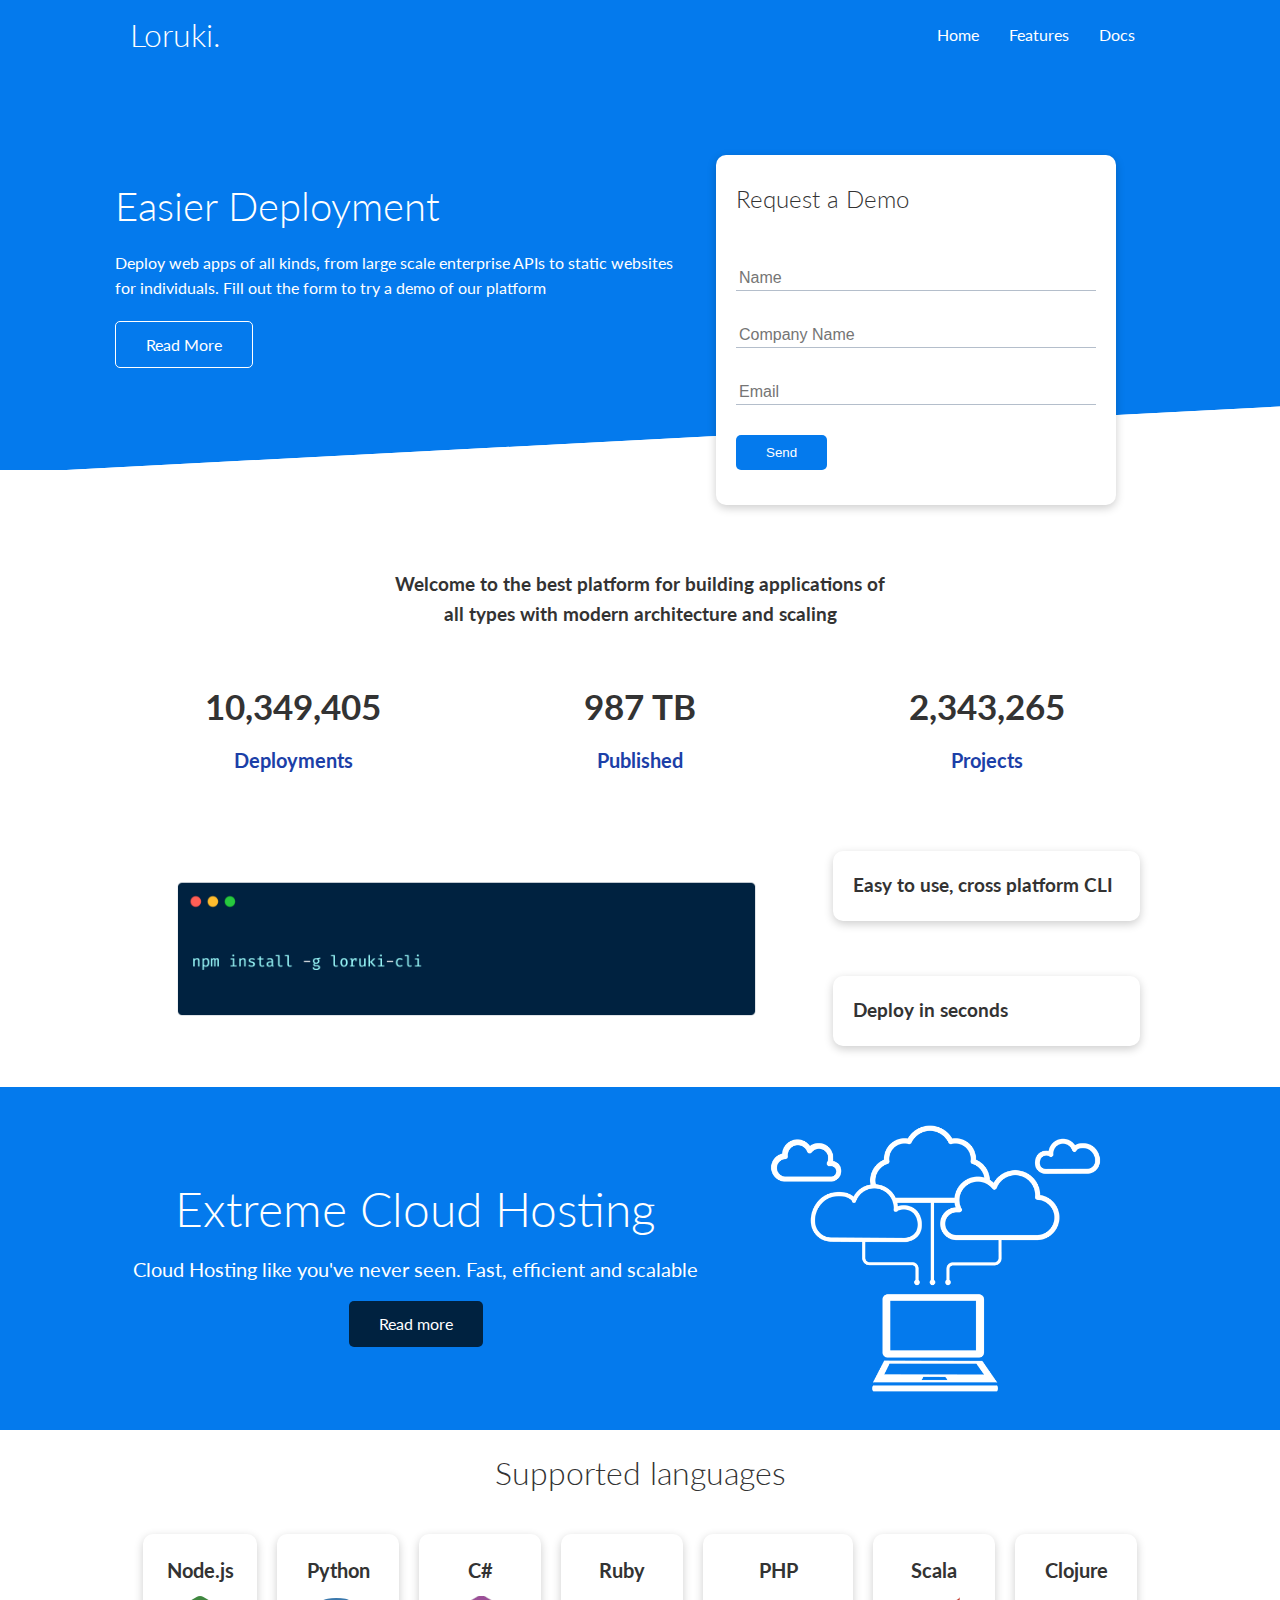
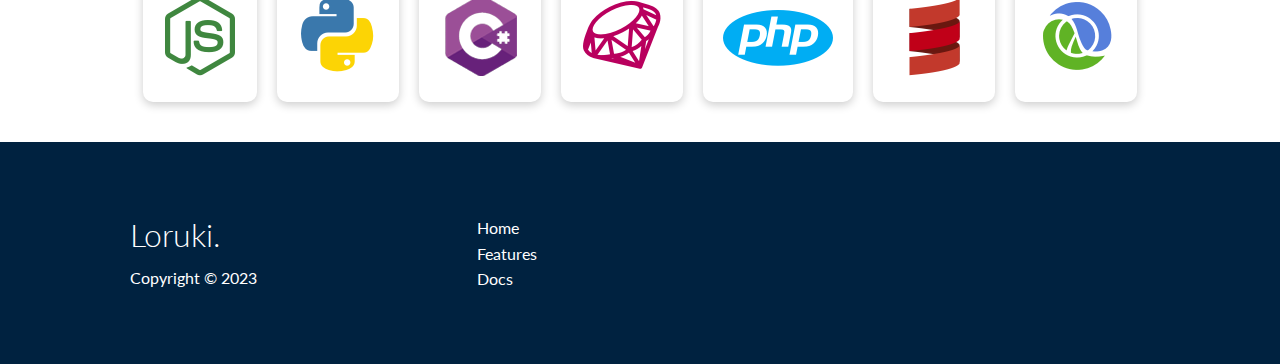
<file: index.html>
<!DOCTYPE html>
<html lang="en">
<head>
    <meta charset="UTF-8">
    <meta http-equiv="X-UA-Compatible" content="IE=edge">
    <meta name="viewport" content="width=device-width, initial-scale=1.0">
    <link rel="stylesheet" href="https://cdnjs.cloudflare.com/ajax/libs/font-awesome/6.4.0/css/all.min.css" integrity="sha512-iecdLmaskl7CVkqkXNQ/ZH/XLlvWZOJyj7Yy7tcenmpD1ypASozpmT/E0iPtmFIB46ZmdtAc9eNBvH0H/ZpiBw==" crossorigin="anonymous" referrerpolicy="no-referrer" />
    <link rel="stylesheet" href="css/style.css">
    <link rel="stylesheet" href="css/utilities.css">
    <title>Loruki | Cloudhosting</title>
</head>
<body>
<!-- nav bar -->
<div class="navbar">
    <div class="container flex">
        <h1 class="logo">Loruki.</h1>
        <nav>
            <ul>
<li><a href="index.html">Home</a></li>
<li><a href="features.html">Features</a></li>
<li><a href="docs.html">Docs</a></li>
        </ul>
    </nav>
    </div>
</div>

<!-- showcase -->
<section class="showcase">
<div class="container grid">
    <div class="showcase-text">
        <h1>Easier Deployment</h1>
        <p>Deploy web apps of all kinds, from large scale enterprise APIs to static websites for individuals. Fill out the form to try a demo of our platform</p>
        <a href="features.html" class="btn btn-outline">Read More</a>
    </div>

    <div class="showcase-form card">
        <h2>Request a Demo</h2>
        <form name="loruki" method="POST" data-netlify="true" netlify-honeypot="bot-field">
            <input type="hidden" name="form-name" value="loruki">
            <p class="hidden">
                <label>
                  Don’t fill this out if you’re human: <input name="bot-field" />
                </label>
              </p>
            <div class="form-control">
                <input type="text" name="name" placeholder="Name" required>
            </div>
            <div class="form-control">
                <input type="text" name="company" placeholder="Company Name" required>
            </div>
            <div class="form-control">
                <input type="email" name="email" placeholder="Email" required>
            </div>
                <input type="submit" value="Send" class="btn btn-primary">
        </form>
    </div>
</div>
</section>


<!-- Stats -->
<section class="stats">
    <div class="container">
        <h3 class="text-center stats-heading">
            Welcome to the best platform for building applications of all types with modern architecture and scaling
        </h3>

<div class="grid grid-3 text-center my-4">
    <div>
        <i class="fas fa-server fa-3x"></i>
        <h3>10,349,405</h3>
        <p class="text-secondary">Deployments</p>
    </div>
    <div>
        <i class="fas fa-upload fa-3x"></i>
        <h3>987 TB</h3>
        <p class="text-secondary">Published</p>
    </div>
    <div>
        <i class="fas fa-project-diagram fa-3x"></i>
        <h3>2,343,265</h3>
        <p class="text-secondary">Projects</p>
    </div>
</div>
    </div>
</section>

<!-- Cli -->
<section class="cli">
    <div class="container grid">
        <img src="images/cli.png" alt="">
        <div class="card">
<h3>Easy to use, cross platform CLI</h3>
        </div>
        <div class="card">
            <h3>Deploy in seconds</h3>
        </div>
    </div>
</section>

<!-- Cloud -->

<section class="cloud bg-primary my-2 py-2">
    <div class="container grid">
        <div class="text-center">
            <h2 class="lg">Extreme Cloud Hosting</h2>
            <p class="lead my-1">Cloud Hosting like you've never seen. Fast, efficient and scalable</p>
            <a href="features.html" class="btn btn-dark">Read more</a>
        </div>
        <img src="images/cloud.png" alt="">
    </div>
</section>

<!-- Languages -->
<section class="languages">
    <h2 class="md text-center my-2">
        Supported languages
    </h2>
    <div class="continer flex">
        <div class="card">
            <h4>Node.js</h4>
            <img src="images/logos/node.png" alt="">
        </div>
        <div class="card">
            <h4>Python</h4>
            <img src="images/logos/python.png" alt="">
        </div>
        <div class="card">
            <h4>C#</h4>
            <img src="images/logos/csharp.png" alt="">
        </div>
        <div class="card">
            <h4>Ruby</h4>
            <img src="images/logos/ruby.png" alt="">
        </div>
        <div class="card">
            <h4>PHP</h4>
            <img src="images/logos/php.png" alt="">
        </div>
        <div class="card">
            <h4>Scala</h4>
            <img src="images/logos/scala.png" alt="">
        </div>
        <div class="card">
            <h4>Clojure</h4>
            <img src="images/logos/clojure.png" alt="">
        </div>
    </div>
</section>

<!-- Footer -->
<footer class="footer bg-dark py-5">
    <div class="container grid grid-3">
        <div>
            <h1>Loruki.
        </h1>
        <p>Copyright &copy; 2023 </p>
    </div>
<nav>
    <ul>
        <li><a href="index.html"></a>Home</li>
        <li><a href="features.html"></a>Features</li>
        <li><a href="docs.html"></a>Docs</li>

    </ul>
</nav>
<div class="social">
    <a href="#"><i class="fab fa-github fa-2x"></i></a>
    <a href="#"><i class="fab fa-facebook fa-2x"></i></a>
    <a href="#"><i class="fab fa-instagram fa-2x"></i></a>
    <a href="#"><i class="fab fa-twitter fa-2x"></i></a>


</div>
    </div>
</footer>

</body>
</html>
</file>
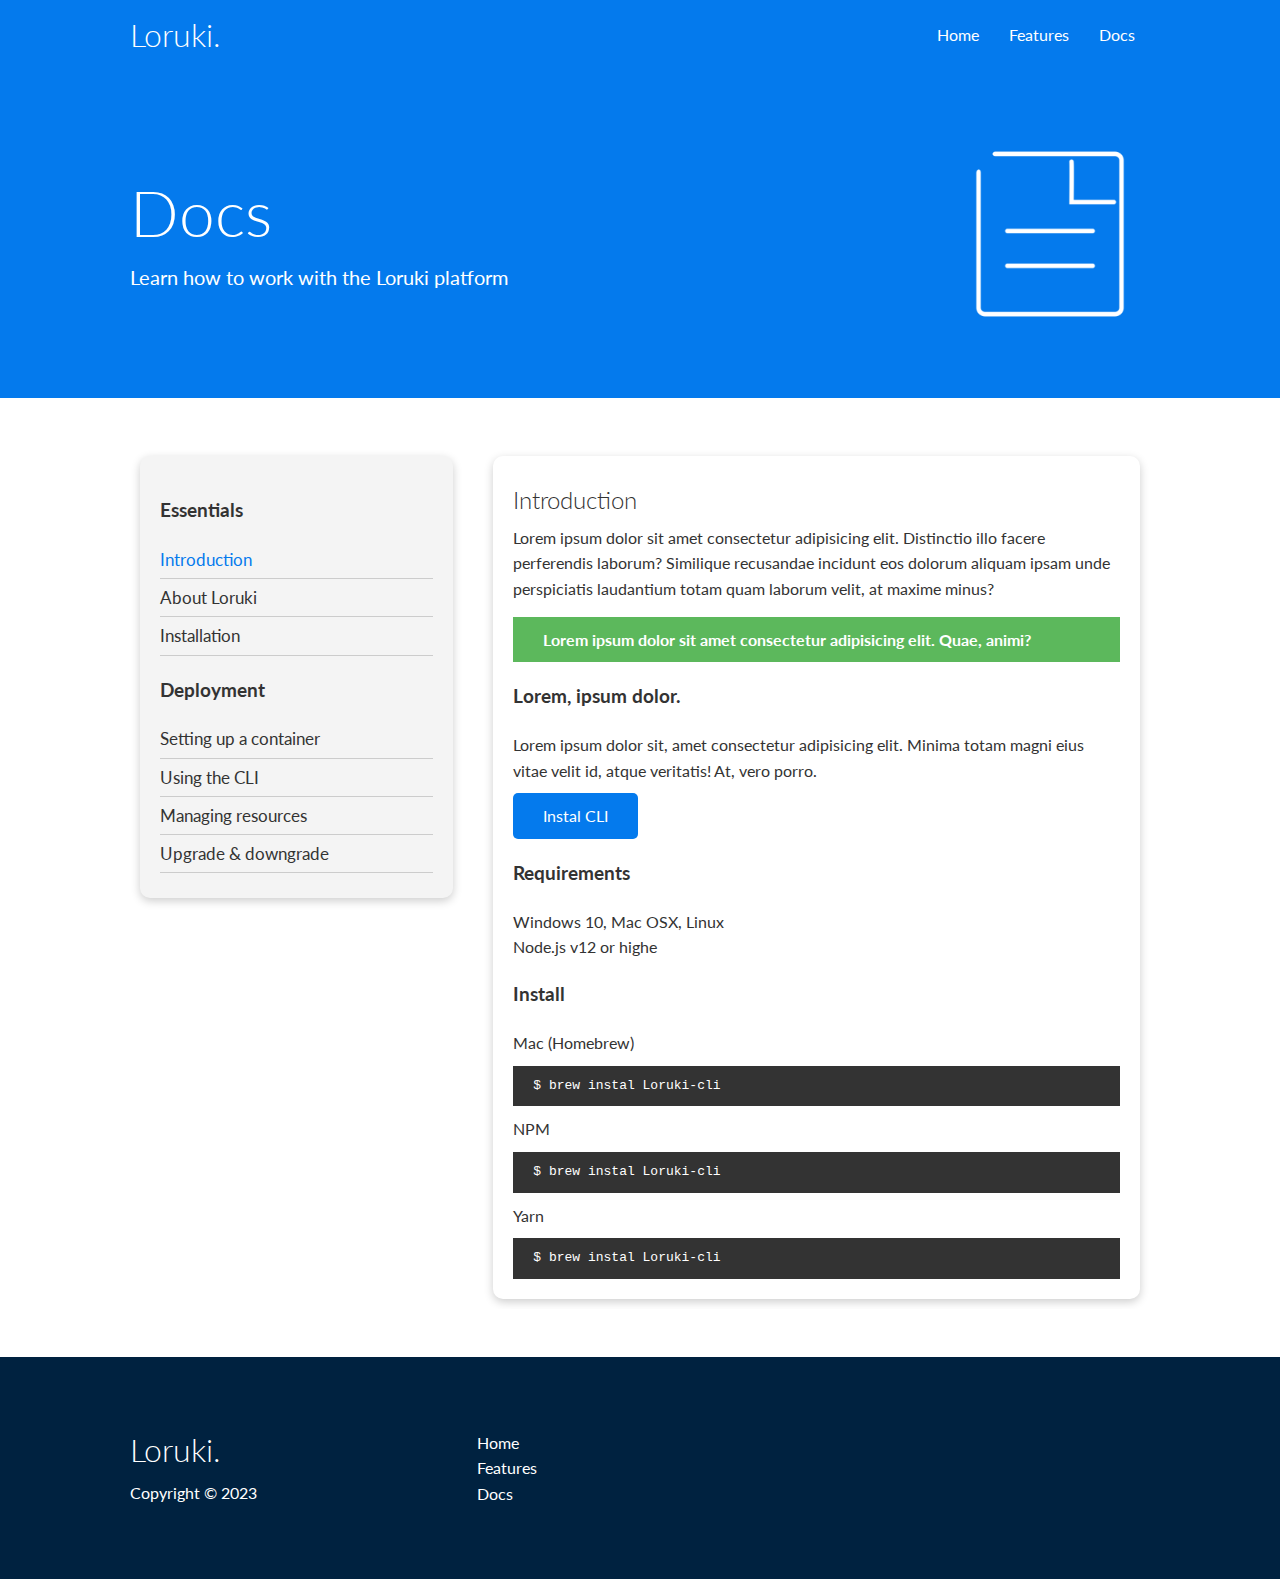
<file: docs.html>
<!DOCTYPE html>
<html lang="en">
<head>
    <meta charset="UTF-8">
    <meta http-equiv="X-UA-Compatible" content="IE=edge">
    <meta name="viewport" content="width=device-width, initial-scale=1.0">
    <link rel="stylesheet" href="https://cdnjs.cloudflare.com/ajax/libs/font-awesome/6.4.0/css/all.min.css" integrity="sha512-iecdLmaskl7CVkqkXNQ/ZH/XLlvWZOJyj7Yy7tcenmpD1ypASozpmT/E0iPtmFIB46ZmdtAc9eNBvH0H/ZpiBw==" crossorigin="anonymous" referrerpolicy="no-referrer" />
    <link rel="stylesheet" href="css/style.css">
    <link rel="stylesheet" href="css/utilities.css">
    <title>Leruki | Cloudhosting</title>
</head>
<body>
    <!-- nav bar -->
<div class="navbar">
    <div class="container flex">
        <h1 class="logo">Loruki.</h1>
        <nav>
            <ul>
<li><a href="index.html">Home</a></li>
<li><a href="features.html">Features</a></li>
<li><a href="docs.html">Docs</a></li>
        </ul>
    </nav>
    </div>
</div>
<!-- docs-head-->
<section class="docs-head bg-primary py-5">
    <div class="container grid">
<div class="features-text">
    <h1 class="xl">Docs</h1>
    <p class="lead">
        Learn how to work with the Loruki platform           
    </p>
</div>
    <img src="./images/docs.png" alt="">
    </div>
</section>

<section class="docs-main my-4">
    <div class="container grid">
        <div class="card bg-light">
            <h3 class="my-2">Essentials</h3>
                <nav>
                    <ul>
                        <li><a class="text-primary" href="#">Introduction</a></li>
                        <li><a href="#">About Loruki</a></li>
                        <li><a href="#">Installation</a></li>
                    </ul>
                </nav>
            <h3 class="my-2">Deployment</h3>
                <nav>
                    <ul>
                        <li><a href="#">Setting up a container</a></li>
                        <li><a href="#">Using the CLI</a></li>
                        <li><a href="#">Managing resources</a></li>
                        <li><a href="#">Upgrade & downgrade</a></li>

                    </ul>
                </nav>
           
        </div>
        <div class="card">
            <h2>Introduction</h2>
            <p>Lorem ipsum dolor sit amet consectetur adipisicing elit. Distinctio illo facere perferendis laborum? Similique recusandae incidunt eos dolorum aliquam ipsam unde perspiciatis laudantium totam quam laborum velit, at maxime minus?</p>
            <p class="alert alert-success"> <i class="fas fa-info"></i> Lorem ipsum dolor sit amet consectetur adipisicing elit. Quae, animi?</p>

            <h3>Lorem, ipsum dolor.</h3>
            <p>Lorem ipsum dolor sit, amet consectetur adipisicing elit. Minima totam magni eius vitae velit id, atque veritatis! At, vero porro.</p> 
            <a href="#" class="btn btn-primary">Instal CLI</a>

            <h3>Requirements</h3>
            <ul>
                <li>Windows 10, Mac OSX, Linux</li>
                <li>Node.js v12 or highe</li>
            </ul>

            <h3>Install</h3>

            <p>Mac (Homebrew)</p>
            <pre><code>$ brew instal Loruki-cli</code></pre>
      
            <p>NPM</p>
            <pre><code>$ brew instal Loruki-cli</code></pre>
      
            <p>Yarn</p>
            <pre><code>$ brew instal Loruki-cli</code></pre>
      
        </div>
    </div>
</section>

<!-- Footer -->
<footer class="footer bg-dark py-5">
    <div class="container grid grid-3">
        <div>
            <h1>Loruki.
        </h1>
        <p>Copyright &copy; 2023 </p>
    </div>
<nav>
    <ul>
        <li><a href="index.html"></a>Home</li>
        <li><a href="features.html"></a>Features</li>
        <li><a href="docs.html"></a>Docs</li>

    </ul>
</nav>
<div class="social">
    <a href="#"><i class="fab fa-github fa-2x"></i></a>
    <a href="#"><i class="fab fa-facebook fa-2x"></i></a>
    <a href="#"><i class="fab fa-instagram fa-2x"></i></a>
    <a href="#"><i class="fab fa-twitter fa-2x"></i></a>


</div>
    </div>
</footer>

</body>
</html>
</file>
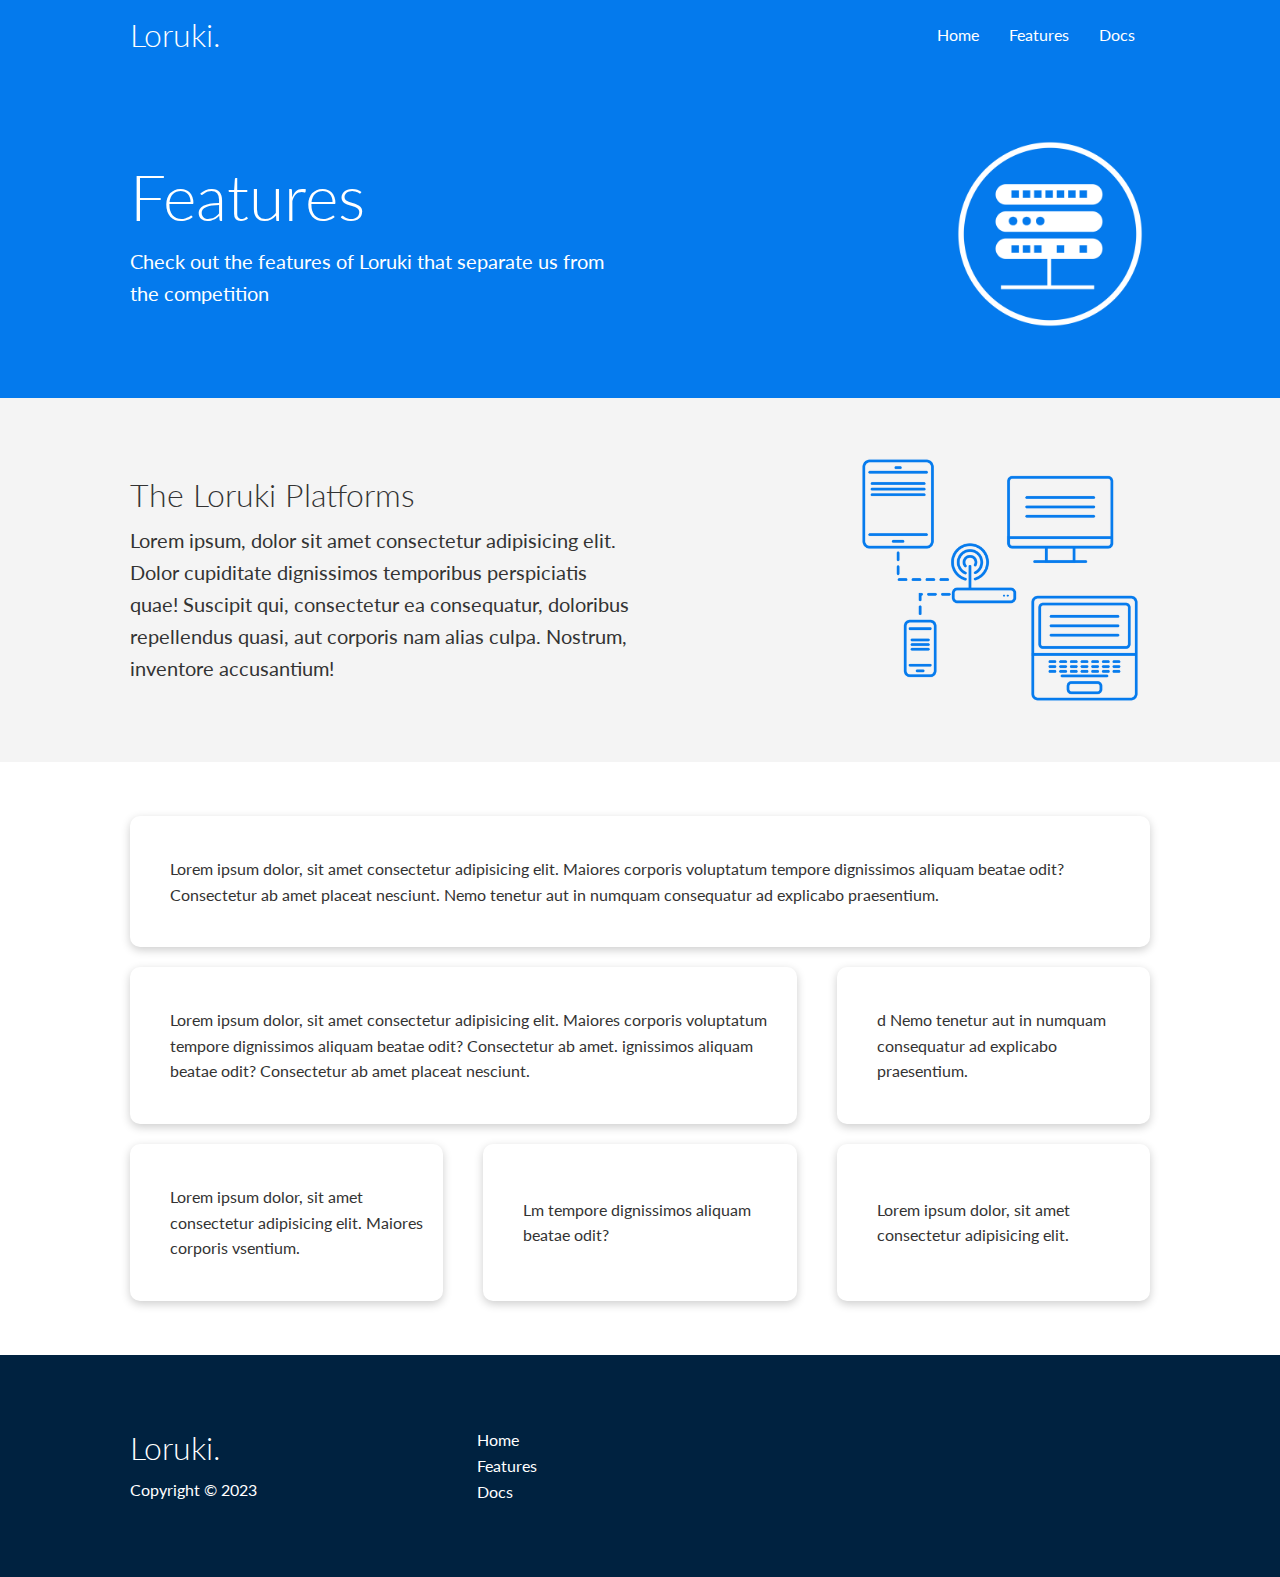
<file: features.html>
<!DOCTYPE html>
<html lang="en">
<head>
    <meta charset="UTF-8">
    <meta http-equiv="X-UA-Compatible" content="IE=edge">
    <meta name="viewport" content="width=device-width, initial-scale=1.0">
    <link rel="stylesheet" href="https://cdnjs.cloudflare.com/ajax/libs/font-awesome/6.4.0/css/all.min.css" integrity="sha512-iecdLmaskl7CVkqkXNQ/ZH/XLlvWZOJyj7Yy7tcenmpD1ypASozpmT/E0iPtmFIB46ZmdtAc9eNBvH0H/ZpiBw==" crossorigin="anonymous" referrerpolicy="no-referrer" />
    <link rel="stylesheet" href="css/style.css">
    <link rel="stylesheet" href="css/utilities.css">
    <title>Leruki | Cloudhosting</title>
</head>
<body>
<!-- nav bar -->
<div class="navbar">
    <div class="container flex">
        <h1 class="logo">Loruki.</h1>
        <nav>
            <ul>
<li><a href="index.html">Home</a></li>
<li><a href="features.html">Features</a></li>
<li><a href="docs.html">Docs</a></li>
        </ul>
    </nav>
    </div>
</div>

<!-- features-head-->
<section class="features-head bg-primary py-5">
    <div class="container grid">
<div class="features-text">
    <h1 class="xl">Features</h1>
    <p class="lead">
        Check out the features of Loruki that separate us from the
            competition
    </p>
</div>
    <img src="./images/server.png" alt="">
    </div>
</section>

<!-- features-subhead -->
<section class="features-subhead bg-light py-3">
    <div class="container grid">
<div class="features-text">
    <h1 class="md">The Loruki Platforms</h1>
    <p class="lead">
        Lorem ipsum, dolor sit amet consectetur adipisicing elit. Dolor cupiditate dignissimos temporibus perspiciatis quae! Suscipit qui, consectetur ea consequatur, doloribus repellendus quasi, aut corporis nam alias culpa. Nostrum, inventore accusantium!          
    </p>
</div>
    <img src="./images/server2.png" alt="">
    </div>
</section>

<!-- features-main -->
<section class="features-main my-2">
    <div class="container grid grid-3">
<div class="card flex">
    <i class="fas fa-server fa-3x"></i>
    <p>Lorem ipsum dolor, sit amet consectetur adipisicing elit. Maiores corporis voluptatum tempore dignissimos aliquam beatae odit? Consectetur ab amet placeat nesciunt. Nemo tenetur aut in numquam consequatur ad explicabo praesentium.</p>
</div>
<div class="card flex">
    <i class="fas fa-network-wired fa-3x"></i>
    <p>Lorem ipsum dolor, sit amet consectetur adipisicing elit. Maiores corporis voluptatum tempore dignissimos aliquam beatae odit? Consectetur ab amet. ignissimos aliquam beatae odit? Consectetur ab amet placeat nesciunt.</p>
</div>
<div class="card flex">
    <i class="fas fa-laptop-code fa-3x"></i>
    <p>d Nemo tenetur aut in numquam consequatur ad explicabo praesentium.</p>
</div>
<div class="card flex">
    <i class="fas fa-database fa-3x"></i>
    <p>Lorem ipsum dolor, sit amet consectetur adipisicing elit. Maiores corporis vsentium.</p>
</div>
<div class="card flex">
    <i class="fas fa-power-off fa-3x"></i>
    <p>Lm tempore dignissimos aliquam beatae odit? </p>
</div>
<div class="card flex">
    <i class="fas fa-upload fa-3x"></i>
    <p>Lorem ipsum dolor, sit amet consectetur adipisicing elit. </p>
</div>
    </div>

</section>

<!-- Footer -->
<footer class="footer bg-dark py-5">
    <div class="container grid grid-3">
        <div>
            <h1>Loruki.
        </h1>
        <p>Copyright &copy; 2023 </p>
    </div>
<nav>
    <ul>
        <li><a href="index.html"></a>Home</li>
        <li><a href="features.html"></a>Features</li>
        <li><a href="docs.html"></a>Docs</li>

    </ul>
</nav>
<div class="social">
    <a href="#"><i class="fab fa-github fa-2x"></i></a>
    <a href="#"><i class="fab fa-facebook fa-2x"></i></a>
    <a href="#"><i class="fab fa-instagram fa-2x"></i></a>
    <a href="#"><i class="fab fa-twitter fa-2x"></i></a>


</div>
    </div>
</footer>

</body>
</html>
</file>
<file: css/style.css>
@import url('https://fonts.googleapis.com/css2?family=Lato:wght@300&display=swap');

:root {
    --primary-color: #047aed;
    --secondary-color: #1c3fa8;
    --dark-color: #002240;
    --light-color: #f4f4f4;
    --success-color: #5cb85c;
    --error-color: #d9534f; 

}

*{
    box-sizing: border-box;
    padding: 0;
    margin: 0;
}

body {
    font-family: 'Lato', sans-serif;
    color: #333;
    line-height: 1.6;

}

ul {
    list-style-type: none;
}

a {
   text-decoration: none; 
   color: #333;
}

h1, h2 {
    font-weight: 300;
    line-height: 1.2;
    margin: 10px 0;

}

p{
    margin: 10px 0;
}

img {
    width: 100%;
}
code, pre {
    background: #333;
    color: #fff;
    padding: 10px;
}

.hidden{
    height: 0;
    visibility: hidden;

}

.navbar {
    background-color: var(--primary-color);
    color: #fff;
    height: 70px;
}

.navbar ul {
    display: flex;
}

.navbar a {
    color: #fff;
    padding: 10px;
    margin: 0 5px;
}

.navbar a:hover {
    border-bottom: 2px solid #fff;
}

.navbar .flex {
justify-content: space-between;
}

/* Showcase */
.showcase{
    height: 400px;
    background-color: var(--primary-color);
    color: #fff;
    position: relative;
}

.showcase h1{
    font-size: 40px;
}

.showcase p{
    margin: 20px 0;
}

.showcase .grid{
    overflow: visible;
    grid-template-columns: 55% 45%;
    gap:30px;
}

.showcase-text {
    animation: slideInFromLeft 1s ease-in;
}

.showcase-form {
    position: relative;
    top: 60px;
    height: 350px;
    width: 400px;
    padding: 40px;
    z-index: 100;
    animation: slideInFromRight 1s ease-in;
}

.showcase-form .form-control {
    margin: 30px 0;
}

.showcase-form input[type='text'],
.showcase-form input[type='email']
{
border: 0;
border-bottom: 1px solid #b4becb;
width: 100%;
padding: 3px;
font-size: 16px;
}

.showcase-form input:focus {
    outline: none;
}

.showcase::before, .showcase::after {
    content: '';
    position: absolute;
    height: 100px;
    bottom: -70px;
    right: 0;
    left: 0;
    background-color: #fff;
    transform: skewY(-3deg);
    -webkit-transform: skewY(-3deg);
    -moz-transform: skewY(-3deg);
    -ms-transform: skewY(-3deg);
}

/* stats */
.stats{
    padding-top: 100px;
    animation: slideInFromBottom 1s ease-in;
}


.stats-heading {
    max-width: 500px;
    margin: auto;
}

.stats .grid h3{
    font-size: 35px;
}

.stats .grid p {
    font-size: 20px;
    font-weight: bold;
}

/* CLI */

.cli .grid{
    grid-template-columns: repeat(3, 1fr);
    grid-template-rows: repeat(2, 1fr);

}

.cli .grid >*:first-child {
    grid-column: 1/ span 2;
    grid-row: 1 / span 2;
}

/* Cloud */

.cloud .grid {
    grid-template-columns: 4fr 3fr;
}

/* Languages */

.languages .flex{
    flex-wrap: wrap;
}

.languages .card{
    text-align: center;
    margin: 18px 10px 40px;
    transition: transform 0.2s ease;
}

.languages .card h4{
    font-size: 20px;
    margin-bottom: 10px;
}

.languages .card:hover {
    transform: translateY(-15px);
}

/* Footer */
.footer .social a{
    margin: 0 10px;
}

/* Features */


.features-head img, .docs-head img
{
    width: 200px;
    justify-self: flex-end;
}

.features-subhead img {
    width: 300px;
    justify-self: flex-end;
}

.features-main .card > i {
    margin-right: 20px;
}

.features-main .grid{
    padding: 30px;
}

.features-main .grid >*:first-child{
    grid-column: 1/ span 3;
}

.features-main .grid >*:nth-child(2){
    grid-column: 1/ span 2;
}

/* Docs*/
.docs-main h3{
    margin: 20px 0;
}

.docs-main .grid{
    grid-template-columns: 1fr 2fr;
    align-items: flex-start;
}

.docs-main nav li{
    font-size: 17px;
    padding-bottom: 5px;
    margin-bottom: 5px;
    border-bottom: 1px solid #ccc;
}


.docs-main nav li:hover {
    font-weight: bold;
}


/* Animation */

@keyframes slideInFromLeft{
    0% {
        transform: translateX(-100%);
    }

    100% {
        transform: translateX(0);
    }
}

@keyframes slideInFromRight{
    0% {
        transform: translateX(100%);
    }

    100% {
        transform: translateX(0);
    }
    
}

@keyframes slideInFromTop{
    0% {
        transform: translateY(-100%);
    }

    100% {
        transform: translateY(0);
    }
    
}

@keyframes slideInFromBottom{
    0% {
        transform: translateY(100%);
    }

    100% {
        transform: translateY(0);
    }
    
}


/* Tablets and under */
@media(max-width: 768px){

   .grid,
   .showcase .grid,
   .stats .grid,
   .cli .grid,
   .cloud .grid,
    .footer .grid,
    .features-head .grid,
    .features-subhead .grid,
    .features-main .grid,
    .docs-head .grid,
    .docs-main .grid{
    grid-template-columns: 1fr;
    grid-template-rows: 1fr;
   }

   .showcase {
    height: auto;
   }

   .showcase-text{
    text-align: center;
    margin-top: 40px;
    animation: slideInFromTop 1s ease-in;
   }

   .showcase-form {

    /* to justify only this item, works for grid & flex */
    justify-self: center; 
    margin: auto;
    width: 300px;
    animation: slideInFromBottom 1s ease-in;
   }

   .cli .grid >*:first-child {
    grid-column: 1;
    grid-row: 1;

    
}

.features-head,
.features-subhead,
.docs-head{

    text-align: center;
}


.features-head img,
.features-subhead img,
.docs-head img{
justify-self: center;
}

.features-main .grid >*:first-child,
.features-main .grid >*:nth-child(2) {
    grid-column: 1;
}

}


/* Mobile */

@media(max-width:480px){
    .navbar {
        height: 110px;
    }

    .navbar .flex{
        flex-direction: column;
    }

    .navbar ul {
        padding: 10px;
        background-color: rgb(0, 0, 0, 0.1);
    }

    .showcase-form {
        width: 250px;
    }
}
</file>
<file: css/utilities.css>
/* utilities */
.container {
    max-width: 1100px;
    margin: 0 auto;
    overflow: auto;
    padding: 0 40px;
}

.text-center {
    text-align: center;
}



.flex {
    display: flex;
    justify-content: center;
    align-items: center;
    height: 100%;
}

.grid {
    display: grid;
    grid-template-columns: repeat(2, 1fr);
    gap: 20px;
    justify-content: center;
    align-items: center;
    height: 100%;

}

.grid-3{
    grid-template-columns: repeat(3, 1fr);
}

.card{
    background-color:#fff;
    border-radius: 10px;
    box-shadow: 0 3px 10px rgba(0,0,0, 0.2);
    padding: 20px;
    margin: 10px;
    color: #333;

}

.btn {
    display: inline-block;
    padding: 10px 30px;
    cursor: pointer;
    background-color: var(--primary-color);
    color: #fff;
    border: none;
    border-radius: 5px;
}

.btn-outline {
background-color: transparent;
border: 1px solid #fff;
}

.btn:hover {
    transform: scale(0.98);
}

/* Text sizes */
.lead {
    font-size: 20px;
}

.sm{
    font-size: 1rem;
}

.md{
    font-size: 2rem;
}

.lg{
    font-size: 3rem;
}

.xl{
    font-size: 4rem;
}


/* Text-colors */
.text-primary{
color: var(--primary-color);

}

.text-secondary{
color: var(--secondary-color);

}


.text-dark {
color: var(--dark-color);
}

.text-light{
color: var(--light-color);
}

/* Alert */

.alert{
    background-color: var(--light-color);
    padding: 10px 20px;
    font-weight: bold;
    margin: 15px 0;
}

.alert i{
    margin-right: 10px;
}

.alert-success {
    background-color: var(--success-color);
    color: #fff;
}

.alert-error {
    background-color: var(--error-color);
    color: #fff;
}

/* Backgrounds & colored buttons */
.bg-primary, .btn-primery {
    background-color: var(--primary-color);
    color: #fff;
}

.bg-secondary, .btn-secondary {
    background-color: var(--secondary-color);
    color: #fff;
}


.bg-dark, .btn-dark {
    background-color: var(--dark-color);
    color: #fff;
}

.bg-light, .btn-light {
    background-color: var(--light-color);
    color: #333;
}

.bg-primary a, 
.btn-primer a, 
.bg-secondary a, 
.btn-secondary a,
.bg-dark a,
.btn-dark a{
    color: #fff;
}


/* margin */
.my-1{
margin: 1rem 0;
/* 1rem = 16px */
}

.my-2{
    margin: 1.5rem 0;
}

.my-3{
    margin: 2rem 0;
}

.my-4{
    margin: 3rem 0;
}

.my-5{
    margin: 4rem 0;
}

.m-1{
    margin: 1rem 0;
    /* 1rem = 16px */
    }
    
.m-2{
        margin: 1.5rem;
    }
    
.m-3{
        margin: 2rem;
    }
    
.m-4{
        margin: 3rem;
    }
    
.m-5{
        margin: 4rem;
    }

    /* padding */

.py-1{
        padding: 1rem 0;
        /* 1rem = 16px */
        }
        
.py-2{
            padding: 1.5rem 0;
        }
        
.py-3{
            padding: 2rem 0;
        }
        
.py-4{
            padding: 3rem 0;
        }
        
.py-5{
            padding: 4rem 0;
        }

.p-1{
            padding: 1rem 0;
            /* 1rem = 16px */
            }
            
.p-2{
                padding: 1.5rem;
            }
            
.p-3{
                padding: 2rem;
            }
            
.p-4{
                padding: 3rem;
            }
            
        .p-5{
                padding: 4rem;
            }
</file>
